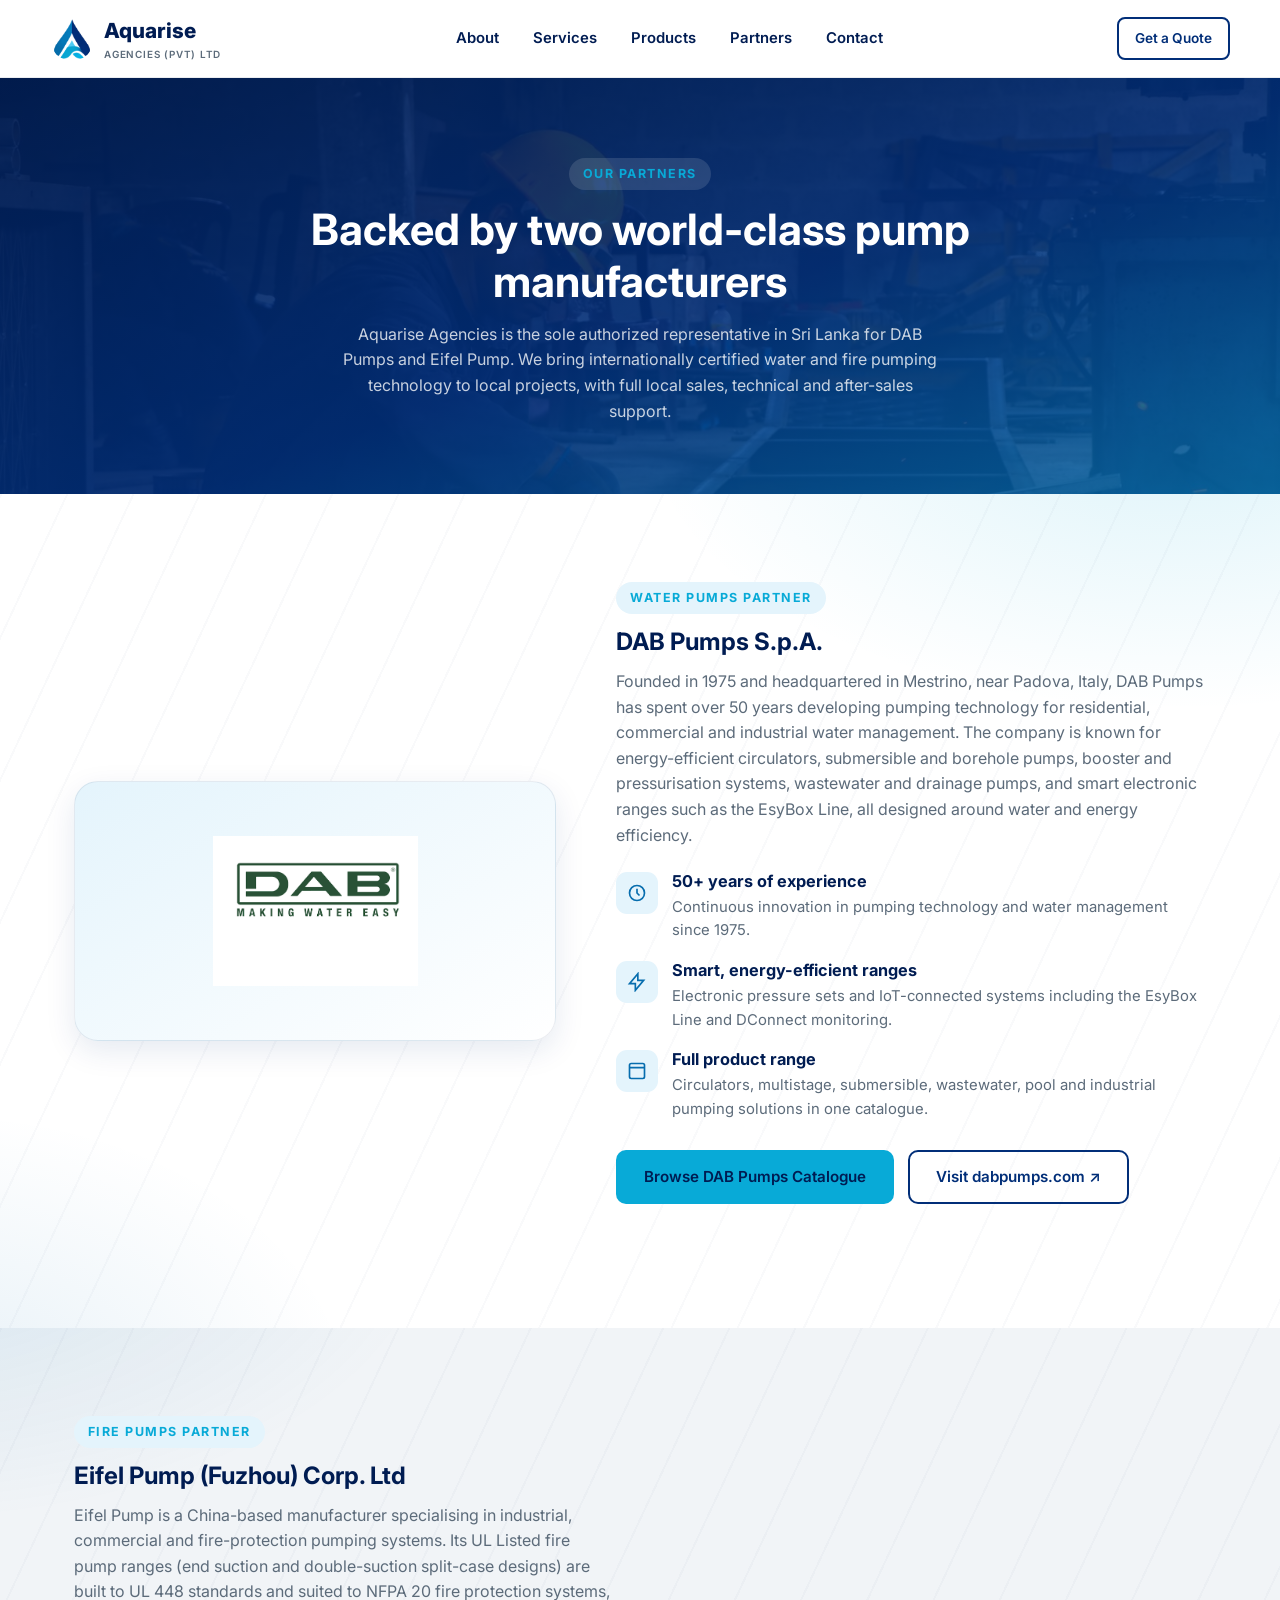
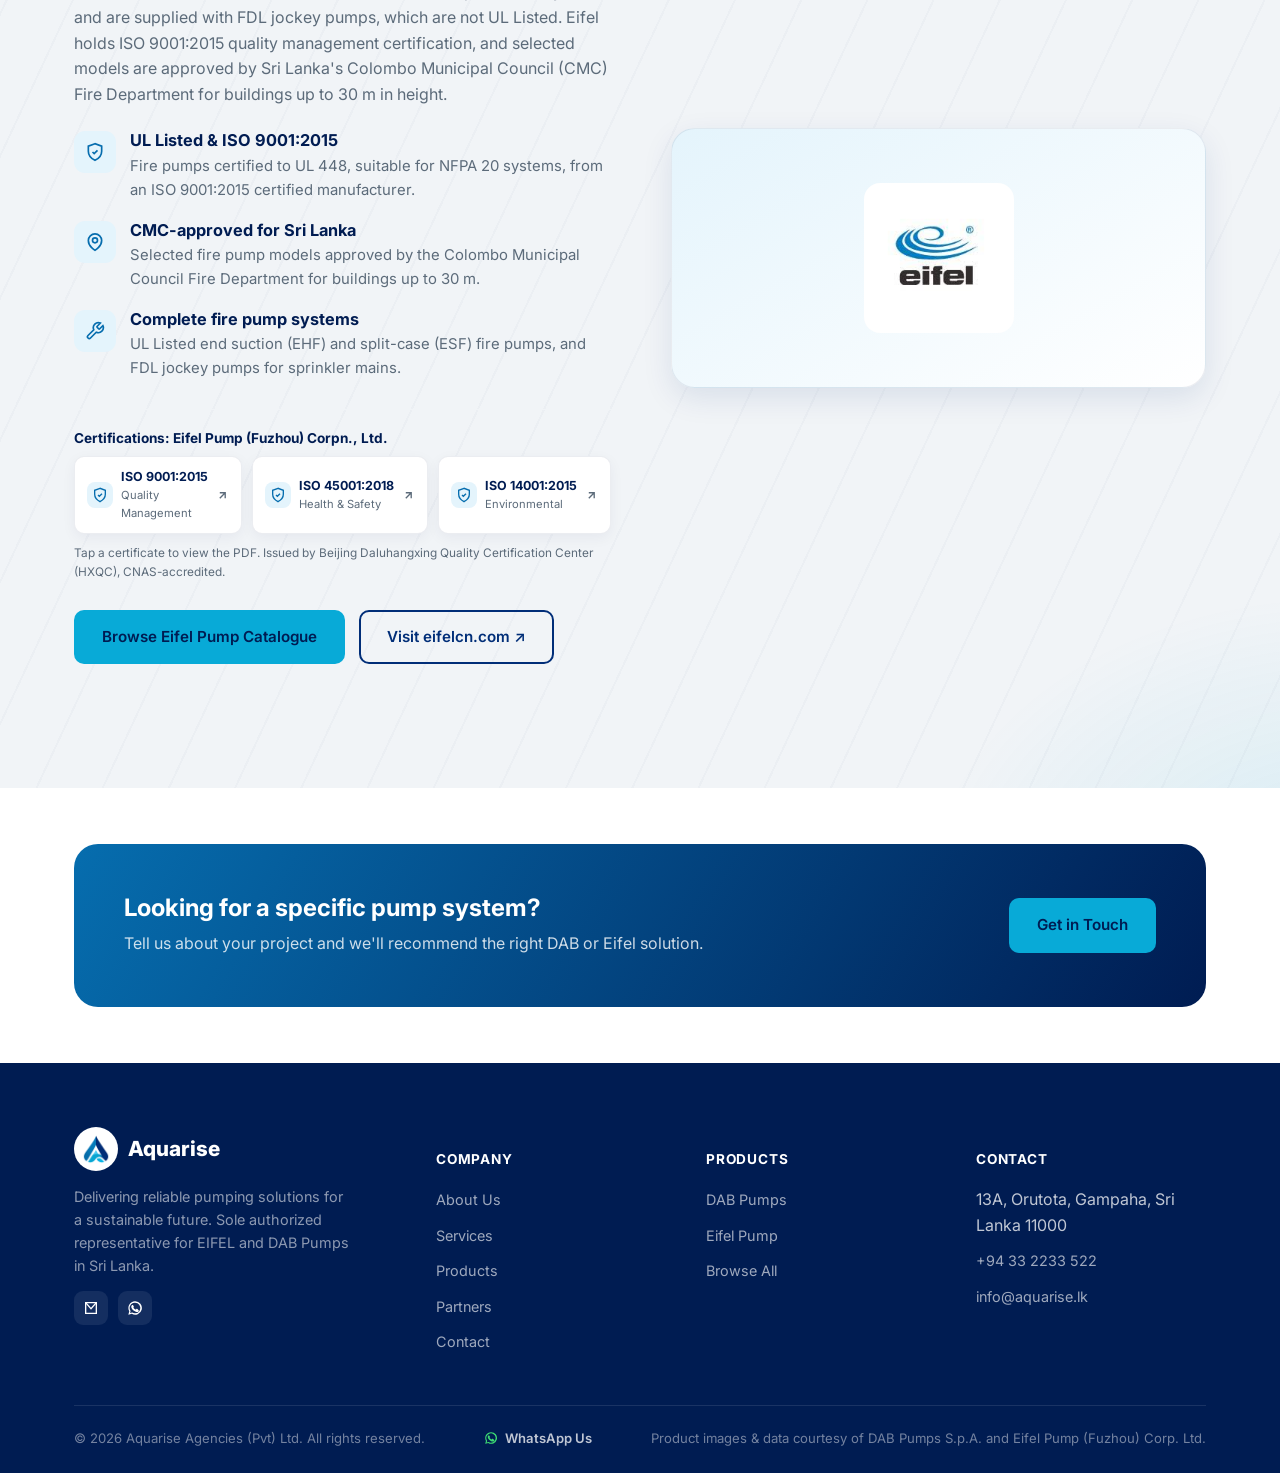
<file: partners.html>
<!DOCTYPE html>
<html lang="en">
<head>
<meta charset="UTF-8" />
<title>Our Partners: DAB Pumps (Italy) &amp; Eifel Pump | Aquarise Agencies Sri Lanka</title>
<meta name="description" content="Aquarise Agencies is the sole authorized representative for DAB Pumps S.p.A. and Eifel Pump (Fuzhou) Corp. Ltd in Sri Lanka, with local sales, technical and after-sales support." />
<meta name="viewport" content="width=device-width, initial-scale=1" />
<meta name="robots" content="index, follow" />
<meta name="theme-color" content="#001c52" />
<link rel="canonical" href="https://www.aquarise.lk/partners.html" />
<meta property="og:type" content="website" />
<meta property="og:site_name" content="Aquarise Agencies" />
<meta property="og:locale" content="en_LK" />
<meta property="og:title" content="Our Partners: DAB Pumps (Italy) &amp; Eifel Pump | Aquarise Agencies Sri Lanka" />
<meta property="og:description" content="Aquarise Agencies is the sole authorized representative for DAB Pumps S.p.A. and Eifel Pump (Fuzhou) Corp. Ltd in Sri Lanka, with local sales, technical and after-sales support." />
<meta property="og:url" content="https://www.aquarise.lk/partners.html" />
<meta property="og:image" content="https://www.aquarise.lk/assets/images/og-image.jpg" />
<meta property="og:image:width" content="1200" />
<meta property="og:image:height" content="630" />
<meta property="og:image:alt" content="Aquarise Agencies, sole agent for DAB Pumps and Eifel Pumps in Sri Lanka" />
<meta name="twitter:card" content="summary_large_image" />
<meta name="twitter:title" content="Our Partners: DAB Pumps (Italy) &amp; Eifel Pump | Aquarise Agencies Sri Lanka" />
<meta name="twitter:description" content="Aquarise Agencies is the sole authorized representative for DAB Pumps S.p.A. and Eifel Pump (Fuzhou) Corp. Ltd in Sri Lanka, with local sales, technical and after-sales support." />
<meta name="twitter:image" content="https://www.aquarise.lk/assets/images/og-image.jpg" />
<link rel="icon" href="/favicon.ico" sizes="48x48" />
<link rel="icon" type="image/png" sizes="192x192" href="/favicon-192.png" />
<link rel="icon" type="image/png" sizes="48x48" href="/favicon-48.png" />
<link rel="apple-touch-icon" sizes="180x180" href="/apple-touch-icon.png" />
<link rel="preconnect" href="https://fonts.googleapis.com" />
<link rel="preconnect" href="https://fonts.gstatic.com" crossorigin />
<link href="https://fonts.googleapis.com/css2?family=Inter:wght@400;500;600;700;800&display=swap" rel="stylesheet" />
<link rel="stylesheet" href="assets/css/style.css?v=10" />
<script type="application/ld+json">
{
  "@context": "https://schema.org",
  "@type": "BreadcrumbList",
  "itemListElement": [
    { "@type": "ListItem", "position": 1, "name": "Home", "item": "https://www.aquarise.lk/" },
    { "@type": "ListItem", "position": 2, "name": "Partners", "item": "https://www.aquarise.lk/partners.html" }
  ]
}
</script>
</head><body>

<header class="site-header">
  <div class="container nav" id="mainNav">
    <a href="index.html" class="brand">
      <span class="brand-mark">
        <img src="assets/images/logo-icon.png?v=10" alt="Aquarise Agencies logo" />
      </span>
      <span>
        Aquarise
        <span class="brand-sub">Agencies (Pvt) Ltd</span>
      </span>
    </a>
    <nav class="nav-links">
      <a href="index.html#about">About</a>
      <a href="index.html#services">Services</a>
      <a href="products.html">Products</a>
      <a href="partners.html">Partners</a>
      <a href="index.html#contact">Contact</a>
    </nav>
    <div class="nav-cta">
      <a href="index.html#contact" class="btn btn-ghost btn-sm">Get a Quote</a>
      <button class="nav-toggle" id="navToggle" aria-label="Toggle menu">
        <span></span><span></span><span></span>
      </button>
    </div>
  </div>
</header>

<main>

  <!-- PARTNERS HERO -->
  <section class="products-hero">
    <div class="container">
      <span class="eyebrow">Our Partners</span>
      <h1>Backed by two world-class pump manufacturers</h1>
      <p>Aquarise Agencies is the sole authorized representative in Sri Lanka for DAB Pumps and
        Eifel Pump. We bring internationally certified water and fire pumping technology to
        local projects, with full local sales, technical and after-sales support.</p>
    </div>
  </section>

  <!-- PARTNER: DAB PUMPS -->
  <section class="partner-section partner-section-dab">
    <div class="container">
      <div class="about-grid">
        <div class="about-visual partner-logo-box">
          <img src="assets/images/dab-logo.png" alt="DAB Pumps logo" />
        </div>
        <div>
          <span class="eyebrow">Water Pumps Partner</span>
          <h2>DAB Pumps S.p.A.</h2>
          <p>Founded in 1975 and headquartered in Mestrino, near Padova, Italy, DAB Pumps has spent
            over 50 years developing pumping technology for residential, commercial and industrial
            water management. The company is known for energy-efficient circulators, submersible
            and borehole pumps, booster and pressurisation systems, wastewater and drainage pumps,
            and smart electronic ranges such as the EsyBox Line, all designed around water and
            energy efficiency.</p>
          <div class="feature-list">
            <div class="feature-item">
              <div class="feature-icon"><svg width="20" height="20" viewBox="0 0 24 24" fill="none" stroke="currentColor" stroke-width="2"><circle cx="12" cy="12" r="9"/><path d="M12 7v5l3 3"/></svg></div>
              <div><h4>50+ years of experience</h4><p>Continuous innovation in pumping technology and water management since 1975.</p></div>
            </div>
            <div class="feature-item">
              <div class="feature-icon"><svg width="20" height="20" viewBox="0 0 24 24" fill="none" stroke="currentColor" stroke-width="2"><path d="M13 2 3 14h7v8l10-12h-7z"/></svg></div>
              <div><h4>Smart, energy-efficient ranges</h4><p>Electronic pressure sets and IoT-connected systems including the EsyBox Line and DConnect monitoring.</p></div>
            </div>
            <div class="feature-item">
              <div class="feature-icon"><svg width="20" height="20" viewBox="0 0 24 24" fill="none" stroke="currentColor" stroke-width="2"><path d="M21 8V5a2 2 0 0 0-2-2H5a2 2 0 0 0-2 2v3M3 8h18M3 8v11a2 2 0 0 0 2 2h14a2 2 0 0 0 2-2V8"/></svg></div>
              <div><h4>Full product range</h4><p>Circulators, multistage, submersible, wastewater, pool and industrial pumping solutions in one catalogue.</p></div>
            </div>
          </div>
          <div class="detail-actions" style="margin-top:28px;">
            <a href="products.html#dab" class="btn btn-primary">Browse DAB Pumps Catalogue</a>
            <a href="https://www.dabpumps.com/en_en" target="_blank" rel="noopener" class="btn btn-ghost">
              Visit dabpumps.com &nearr;
            </a>
          </div>
        </div>
      </div>
    </div>
  </section>

  <!-- PARTNER: EIFEL PUMP -->
  <section class="services partner-section partner-section-eifel">
    <div class="container">
      <div class="about-grid">
        <div>
          <span class="eyebrow">Fire Pumps Partner</span>
          <h2>Eifel Pump (Fuzhou) Corp. Ltd</h2>
          <p>Eifel Pump is a China-based manufacturer specialising in industrial, commercial and
            fire-protection pumping systems. Its UL Listed fire pump ranges (end suction and
            double-suction split-case designs) are built to UL 448 standards and suited to NFPA 20 fire protection
            systems, and are supplied with FDL jockey pumps, which are not UL Listed. Eifel holds ISO 9001:2015 quality management certification, and selected
            models are approved by Sri Lanka's Colombo Municipal Council (CMC) Fire Department for
            buildings up to 30&nbsp;m in height.</p>
          <div class="feature-list">
            <div class="feature-item">
              <div class="feature-icon"><svg width="20" height="20" viewBox="0 0 24 24" fill="none" stroke="currentColor" stroke-width="2"><path d="M12 2 4 5v6c0 5 3.4 8.7 8 11 4.6-2.3 8-6 8-11V5l-8-3z"/><path d="m9 12 2 2 4-4"/></svg></div>
              <div><h4>UL Listed &amp; ISO 9001:2015</h4><p>Fire pumps certified to UL 448, suitable for NFPA 20 systems, from an ISO 9001:2015 certified manufacturer.</p></div>
            </div>
            <div class="feature-item">
              <div class="feature-icon"><svg width="20" height="20" viewBox="0 0 24 24" fill="none" stroke="currentColor" stroke-width="2"><path d="M12 22s8-4.5 8-11.8A8 8 0 0 0 4 10.2C4 17.5 12 22 12 22z"/><circle cx="12" cy="10" r="3"/></svg></div>
              <div><h4>CMC-approved for Sri Lanka</h4><p>Selected fire pump models approved by the Colombo Municipal Council Fire Department for buildings up to 30 m.</p></div>
            </div>
            <div class="feature-item">
              <div class="feature-icon"><svg width="20" height="20" viewBox="0 0 24 24" fill="none" stroke="currentColor" stroke-width="2"><path d="M14.7 6.3a1 1 0 0 0 0 1.4l1.6 1.6a1 1 0 0 0 1.4 0l3.77-3.77a6 6 0 0 1-7.94 7.94l-6.91 6.91a2.12 2.12 0 0 1-3-3l6.91-6.91a6 6 0 0 1 7.94-7.94l-3.76 3.76z"/></svg></div>
              <div><h4>Complete fire pump systems</h4><p>UL Listed end suction (EHF) and split-case (ESF) fire pumps, and FDL jockey pumps for sprinkler mains.</p></div>
            </div>
          </div>

          <div class="cert-block">
            <h4 class="cert-block-title">Certifications: Eifel Pump (Fuzhou) Corpn., Ltd.</h4>
            <div class="cert-cards">
              <a class="cert-card" href="assets/certs/iso-9001-2015.pdf" target="_blank" rel="noopener">
                <span class="cert-icon"><svg width="16" height="16" viewBox="0 0 24 24" fill="none" stroke="currentColor" stroke-width="2"><path d="M12 2 4 5v6c0 5 3.4 8.7 8 11 4.6-2.3 8-6 8-11V5l-8-3z"/><path d="m9 12 2 2 4-4"/></svg></span>
                <span class="cert-text"><strong>ISO 9001:2015</strong><span>Quality Management</span></span>
                <svg width="13" height="13" viewBox="0 0 24 24" fill="none" stroke="currentColor" stroke-width="2.5" class="cert-go"><path d="M7 17L17 7M7 7h10v10"/></svg>
              </a>
              <a class="cert-card" href="assets/certs/iso-45001-2018.pdf" target="_blank" rel="noopener">
                <span class="cert-icon"><svg width="16" height="16" viewBox="0 0 24 24" fill="none" stroke="currentColor" stroke-width="2"><path d="M12 2 4 5v6c0 5 3.4 8.7 8 11 4.6-2.3 8-6 8-11V5l-8-3z"/><path d="m9 12 2 2 4-4"/></svg></span>
                <span class="cert-text"><strong>ISO 45001:2018</strong><span>Health &amp; Safety</span></span>
                <svg width="13" height="13" viewBox="0 0 24 24" fill="none" stroke="currentColor" stroke-width="2.5" class="cert-go"><path d="M7 17L17 7M7 7h10v10"/></svg>
              </a>
              <a class="cert-card" href="assets/certs/iso-14001-2015.pdf" target="_blank" rel="noopener">
                <span class="cert-icon"><svg width="16" height="16" viewBox="0 0 24 24" fill="none" stroke="currentColor" stroke-width="2"><path d="M12 2 4 5v6c0 5 3.4 8.7 8 11 4.6-2.3 8-6 8-11V5l-8-3z"/><path d="m9 12 2 2 4-4"/></svg></span>
                <span class="cert-text"><strong>ISO 14001:2015</strong><span>Environmental</span></span>
                <svg width="13" height="13" viewBox="0 0 24 24" fill="none" stroke="currentColor" stroke-width="2.5" class="cert-go"><path d="M7 17L17 7M7 7h10v10"/></svg>
              </a>
            </div>
            <p class="cert-issuer">Tap a certificate to view the PDF. Issued by Beijing Daluhangxing Quality Certification Center (HXQC), CNAS-accredited.</p>
          </div>

          <div class="detail-actions" style="margin-top:28px;">
            <a href="products.html#eifel" class="btn btn-primary">Browse Eifel Pump Catalogue</a>
            <a href="https://www.eifelcn.com/" target="_blank" rel="noopener" class="btn btn-ghost">
              Visit eifelcn.com &nearr;
            </a>
          </div>
        </div>
        <div class="about-visual partner-logo-box">
          <img src="assets/images/eifel-logo.jpg" alt="Eifel Pump logo" style="border-radius:16px;" />
        </div>
      </div>
    </div>
  </section>

  <!-- CTA -->
  <section class="section-tight">
    <div class="container">
      <div class="cta-band">
        <div>
          <h3>Looking for a specific pump system?</h3>
          <p>Tell us about your project and we'll recommend the right DAB or Eifel solution.</p>
        </div>
        <a href="index.html#contact" class="btn btn-primary">Get in Touch</a>
      </div>
    </div>
  </section>

</main>

<footer class="site-footer">
  <div class="container">
    <div class="footer-grid">
      <div class="footer-brand">
        <a href="index.html" class="brand">
          <span class="brand-mark"><img src="assets/images/logo-icon.png?v=10" alt="Aquarise Agencies logo" /></span>
          <span>Aquarise</span>
        </a>
        <p>Delivering reliable pumping solutions for a sustainable future. Sole authorized
          representative for EIFEL and DAB Pumps in Sri Lanka.</p>
        <div class="social-row">
          <a href="mailto:info@aquarise.lk" aria-label="Email"><svg width="16" height="16" viewBox="0 0 24 24" fill="none" stroke="currentColor" stroke-width="2"><path d="M4 4h16v16H4z"/><path d="m4 4 8 9 8-9"/></svg></a>
          <a href="https://wa.me/94764276959?text=Hi%20Aquarise%2C%20I'd%20like%20to%20know%20more%20about%20your%20pumping%20solutions.%20(via%20aquarise.lk)" target="_blank" rel="noopener" aria-label="Chat with us on WhatsApp"><svg width="16" height="16" viewBox="0 0 24 24" fill="currentColor"><path d="M12 2a10 10 0 0 0-8.6 15L2 22l5.2-1.4A10 10 0 1 0 12 2zm0 18a8 8 0 0 1-4.1-1.1l-.3-.2-3 .8.8-2.9-.2-.3A8 8 0 1 1 12 20zm4.4-5.9c-.2-.1-1.5-.7-1.7-.8-.2-.1-.4-.1-.6.1-.2.2-.7.8-.8.9-.2.2-.3.2-.5.1a6.5 6.5 0 0 1-3.2-2.8c-.2-.4.2-.4.6-1.2.1-.2 0-.3 0-.5L9.2 8c-.2-.4-.4-.4-.6-.4h-.5c-.2 0-.5.1-.7.3-.2.2-1 1-1 2.3s1 2.7 1.1 2.9c.1.2 2 3.1 4.9 4.3.7.3 1.2.5 1.6.6.7.2 1.3.2 1.8.1.5-.1 1.5-.6 1.7-1.2.2-.6.2-1.1.2-1.2-.1-.1-.3-.2-.5-.3z"/></svg></a>
        </div>
      </div>
      <div class="footer-col">
        <h5>Company</h5>
        <ul>
          <li><a href="index.html#about">About Us</a></li>
          <li><a href="index.html#services">Services</a></li>
          <li><a href="products.html">Products</a></li>
          <li><a href="partners.html">Partners</a></li>
          <li><a href="index.html#contact">Contact</a></li>
        </ul>
      </div>
      <div class="footer-col">
        <h5>Products</h5>
        <ul>
          <li><a href="products.html#dab">DAB Pumps</a></li>
          <li><a href="products.html#eifel">Eifel Pump</a></li>
          <li><a href="products.html#all">Browse All</a></li>
        </ul>
      </div>
      <div class="footer-col">
        <h5>Contact</h5>
        <ul>
          <li>13A, Orutota, Gampaha, Sri Lanka 11000</li>
          <li><a href="tel:+94332233522">+94 33 2233 522</a></li>
          <li><a href="mailto:info@aquarise.lk">info@aquarise.lk</a></li>
        </ul>
      </div>
    </div>
    <div class="footer-bottom">
      <span>&copy; <span id="year"></span> Aquarise Agencies (Pvt) Ltd. All rights reserved.</span>
      <a class="footer-wa" href="https://wa.me/94764276959?text=Hi%20Aquarise%2C%20I'd%20like%20to%20know%20more%20about%20your%20pumping%20solutions.%20(via%20aquarise.lk)" target="_blank" rel="noopener">
        <svg width="14" height="14" viewBox="0 0 24 24" fill="currentColor"><path d="M12 2a10 10 0 0 0-8.6 15L2 22l5.2-1.4A10 10 0 1 0 12 2zm0 18a8 8 0 0 1-4.1-1.1l-.3-.2-3 .8.8-2.9-.2-.3A8 8 0 1 1 12 20zm4.4-5.9c-.2-.1-1.5-.7-1.7-.8-.2-.1-.4-.1-.6.1-.2.2-.7.8-.8.9-.2.2-.3.2-.5.1a6.5 6.5 0 0 1-3.2-2.8c-.2-.4.2-.4.6-1.2.1-.2 0-.3 0-.5L9.2 8c-.2-.4-.4-.4-.6-.4h-.5c-.2 0-.5.1-.7.3-.2.2-1 1-1 2.3s1 2.7 1.1 2.9c.1.2 2 3.1 4.9 4.3.7.3 1.2.5 1.6.6.7.2 1.3.2 1.8.1.5-.1 1.5-.6 1.7-1.2.2-.6.2-1.1.2-1.2-.1-.1-.3-.2-.5-.3z"/></svg>
        WhatsApp Us
      </a>
      <span>Product images &amp; data courtesy of DAB Pumps S.p.A. and Eifel Pump (Fuzhou) Corp. Ltd.</span>
    </div>
  </div>
</footer>

<script src="assets/js/products.js?v=10"></script>
<script src="assets/js/main.js?v=10"></script>
</body>
</html>
</file>
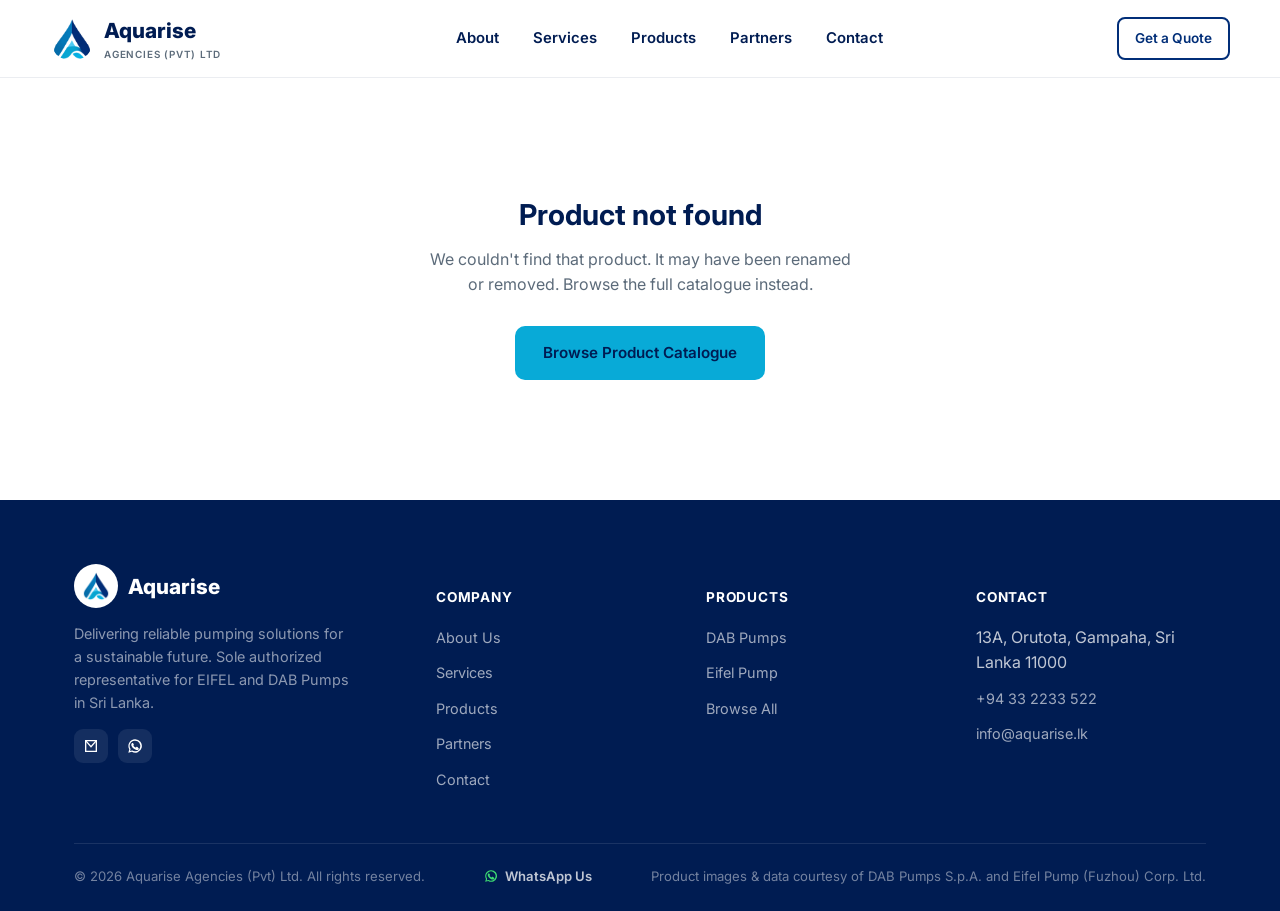
<file: product.html>
<!DOCTYPE html>
<html lang="en">
<head>
<meta charset="UTF-8" />
<title>Product | Aquarise Agencies Sri Lanka</title>
<meta name="description" content="Product details from the DAB Pumps and Eifel Pump ranges supplied by Aquarise Agencies in Sri Lanka." />
<meta name="viewport" content="width=device-width, initial-scale=1" />
<meta name="robots" content="index, follow" />
<meta name="theme-color" content="#001c52" />
<link rel="canonical" href="https://www.aquarise.lk/product.html" />
<meta property="og:type" content="website" />
<meta property="og:site_name" content="Aquarise Agencies" />
<meta property="og:locale" content="en_LK" />
<meta property="og:title" content="Product | Aquarise Agencies Sri Lanka" />
<meta property="og:description" content="Product details from the DAB Pumps and Eifel Pump ranges supplied by Aquarise Agencies in Sri Lanka." />
<meta property="og:url" content="https://www.aquarise.lk/product.html" />
<meta property="og:image" content="https://www.aquarise.lk/assets/images/og-image.jpg" />
<meta property="og:image:width" content="1200" />
<meta property="og:image:height" content="630" />
<meta property="og:image:alt" content="Aquarise Agencies, sole agent for DAB Pumps and Eifel Pumps in Sri Lanka" />
<meta name="twitter:card" content="summary_large_image" />
<meta name="twitter:title" content="Product | Aquarise Agencies Sri Lanka" />
<meta name="twitter:description" content="Product details from the DAB Pumps and Eifel Pump ranges supplied by Aquarise Agencies in Sri Lanka." />
<meta name="twitter:image" content="https://www.aquarise.lk/assets/images/og-image.jpg" />
<link rel="icon" href="/favicon.ico" sizes="48x48" />
<link rel="icon" type="image/png" sizes="192x192" href="/favicon-192.png" />
<link rel="icon" type="image/png" sizes="48x48" href="/favicon-48.png" />
<link rel="apple-touch-icon" sizes="180x180" href="/apple-touch-icon.png" />
<link rel="preconnect" href="https://fonts.googleapis.com" />
<link rel="preconnect" href="https://fonts.gstatic.com" crossorigin />
<link href="https://fonts.googleapis.com/css2?family=Inter:wght@400;500;600;700;800&display=swap" rel="stylesheet" />
<link rel="stylesheet" href="assets/css/style.css?v=10" />
</head>
<body>

<header class="site-header">
  <div class="container nav" id="mainNav">
    <a href="index.html" class="brand">
      <span class="brand-mark">
        <img src="assets/images/logo-icon.png?v=10" alt="Aquarise Agencies logo" />
      </span>
      <span>
        Aquarise
        <span class="brand-sub">Agencies (Pvt) Ltd</span>
      </span>
    </a>
    <nav class="nav-links">
      <a href="index.html#about">About</a>
      <a href="index.html#services">Services</a>
      <a href="products.html">Products</a>
      <a href="partners.html">Partners</a>
      <a href="index.html#contact">Contact</a>
    </nav>
    <div class="nav-cta">
      <a href="index.html#contact" class="btn btn-ghost btn-sm">Get a Quote</a>
      <button class="nav-toggle" id="navToggle" aria-label="Toggle menu">
        <span></span><span></span><span></span>
      </button>
    </div>
  </div>
</header>

<main id="productDetail">

  <!-- NOT FOUND STATE -->
  <div class="container detail-notfound" id="detailNotFound" hidden>
    <h1>Product not found</h1>
    <p>We couldn't find that product. It may have been renamed or removed. Browse the full catalogue instead.</p>
    <a href="products.html" class="btn btn-primary">Browse Product Catalogue</a>
  </div>

  <!-- FOUND STATE -->
  <div id="detailFound" hidden>
    <section class="detail-hero">
      <div class="container">
        <nav class="detail-breadcrumb" id="detailBreadcrumb"></nav>

        <div class="detail-grid">
          <div class="detail-media" id="detailMedia"></div>

          <div class="detail-info">
            <div class="detail-chips">
              <span class="cat-chip" id="detailCatChip"></span>
              <span id="detailUlBadge"></span>
            </div>
            <h1 id="detailName"></h1>
            <div class="detail-supplier-line">
              <span class="dot"></span>
              <span>Supplied by <span id="detailSupplier"></span></span>
            </div>
            <p class="detail-desc" id="detailDesc"></p>

            <div class="detail-actions">
              <a href="#" id="detailWhatsappLink" target="_blank" rel="noopener" class="btn btn-whatsapp">
                <svg width="17" height="17" viewBox="0 0 24 24" fill="currentColor"><path d="M12 2a10 10 0 0 0-8.6 15L2 22l5.2-1.4A10 10 0 1 0 12 2zm0 18a8 8 0 0 1-4.1-1.1l-.3-.2-3 .8.8-2.9-.2-.3A8 8 0 1 1 12 20zm4.4-5.9c-.2-.1-1.5-.7-1.7-.8-.2-.1-.4-.1-.6.1-.2.2-.7.8-.8.9-.2.2-.3.2-.5.1a6.5 6.5 0 0 1-3.2-2.8c-.2-.4.2-.4.6-1.2.1-.2 0-.3 0-.5L9.2 8c-.2-.4-.4-.4-.6-.4h-.5c-.2 0-.5.1-.7.3-.2.2-1 1-1 2.3s1 2.7 1.1 2.9c.1.2 2 3.1 4.9 4.3.7.3 1.2.5 1.6.6.7.2 1.3.2 1.8.1.5-.1 1.5-.6 1.7-1.2.2-.6.2-1.1.2-1.2-.1-.1-.3-.2-.5-.3z"/></svg>
                Contact Us on WhatsApp
              </a>
              <a href="index.html#contact" class="btn btn-ghost">Enquire via Form</a>
              <a href="#" id="detailOfficialLink" target="_blank" rel="noopener" class="btn btn-ghost">
                Official Product Page &nearr;
              </a>
            </div>

            <div class="detail-meta">
              Need help choosing the right model or size? Aquarise Agencies can advise on selection,
              availability and pricing for the Sri Lankan market.
              <a href="index.html#contact">Get in touch</a> or call
              <a href="tel:+94332233522">+94 33 2233 522</a>.
            </div>
          </div>
        </div>
      </div>
    </section>

    <!-- ESYBOX LINE FEATURE BADGES -->
    <section class="section-tight" id="esyboxFeaturesSection" hidden>
      <div class="container">
        <div class="feature-badges" id="esyboxFeatureBadges"></div>
      </div>
    </section>

    <!-- SUB-PRODUCTS (e.g. EsyBox Line models) -->
    <section class="subproducts-section" id="subproductsSection" hidden>
      <div class="container">
        <div class="section-head">
          <span class="eyebrow">Available Models</span>
          <h2>Choose the right model for your application</h2>
        </div>
        <div class="product-grid" id="subproductsGrid"></div>
      </div>
    </section>
  </div>

</main>

<footer class="site-footer">
  <div class="container">
    <div class="footer-grid">
      <div class="footer-brand">
        <a href="index.html" class="brand">
          <span class="brand-mark"><img src="assets/images/logo-icon.png?v=10" alt="Aquarise Agencies logo" /></span>
          <span>Aquarise</span>
        </a>
        <p>Delivering reliable pumping solutions for a sustainable future. Sole authorized
          representative for EIFEL and DAB Pumps in Sri Lanka.</p>
        <div class="social-row">
          <a href="mailto:info@aquarise.lk" aria-label="Email"><svg width="16" height="16" viewBox="0 0 24 24" fill="none" stroke="currentColor" stroke-width="2"><path d="M4 4h16v16H4z"/><path d="m4 4 8 9 8-9"/></svg></a>
          <a href="https://wa.me/94764276959?text=Hi%20Aquarise%2C%20I'd%20like%20to%20know%20more%20about%20your%20pumping%20solutions.%20(via%20aquarise.lk)" target="_blank" rel="noopener" aria-label="Chat with us on WhatsApp"><svg width="16" height="16" viewBox="0 0 24 24" fill="currentColor"><path d="M12 2a10 10 0 0 0-8.6 15L2 22l5.2-1.4A10 10 0 1 0 12 2zm0 18a8 8 0 0 1-4.1-1.1l-.3-.2-3 .8.8-2.9-.2-.3A8 8 0 1 1 12 20zm4.4-5.9c-.2-.1-1.5-.7-1.7-.8-.2-.1-.4-.1-.6.1-.2.2-.7.8-.8.9-.2.2-.3.2-.5.1a6.5 6.5 0 0 1-3.2-2.8c-.2-.4.2-.4.6-1.2.1-.2 0-.3 0-.5L9.2 8c-.2-.4-.4-.4-.6-.4h-.5c-.2 0-.5.1-.7.3-.2.2-1 1-1 2.3s1 2.7 1.1 2.9c.1.2 2 3.1 4.9 4.3.7.3 1.2.5 1.6.6.7.2 1.3.2 1.8.1.5-.1 1.5-.6 1.7-1.2.2-.6.2-1.1.2-1.2-.1-.1-.3-.2-.5-.3z"/></svg></a>
        </div>
      </div>
      <div class="footer-col">
        <h5>Company</h5>
        <ul>
          <li><a href="index.html#about">About Us</a></li>
          <li><a href="index.html#services">Services</a></li>
          <li><a href="products.html">Products</a></li>
          <li><a href="partners.html">Partners</a></li>
          <li><a href="index.html#contact">Contact</a></li>
        </ul>
      </div>
      <div class="footer-col">
        <h5>Products</h5>
        <ul>
          <li><a href="products.html#dab">DAB Pumps</a></li>
          <li><a href="products.html#eifel">Eifel Pump</a></li>
          <li><a href="products.html#all">Browse All</a></li>
        </ul>
      </div>
      <div class="footer-col">
        <h5>Contact</h5>
        <ul>
          <li>13A, Orutota, Gampaha, Sri Lanka 11000</li>
          <li><a href="tel:+94332233522">+94 33 2233 522</a></li>
          <li><a href="mailto:info@aquarise.lk">info@aquarise.lk</a></li>
        </ul>
      </div>
    </div>
    <div class="footer-bottom">
      <span>&copy; <span id="year"></span> Aquarise Agencies (Pvt) Ltd. All rights reserved.</span>
      <a class="footer-wa" href="https://wa.me/94764276959?text=Hi%20Aquarise%2C%20I'd%20like%20to%20know%20more%20about%20your%20pumping%20solutions.%20(via%20aquarise.lk)" target="_blank" rel="noopener">
        <svg width="14" height="14" viewBox="0 0 24 24" fill="currentColor"><path d="M12 2a10 10 0 0 0-8.6 15L2 22l5.2-1.4A10 10 0 1 0 12 2zm0 18a8 8 0 0 1-4.1-1.1l-.3-.2-3 .8.8-2.9-.2-.3A8 8 0 1 1 12 20zm4.4-5.9c-.2-.1-1.5-.7-1.7-.8-.2-.1-.4-.1-.6.1-.2.2-.7.8-.8.9-.2.2-.3.2-.5.1a6.5 6.5 0 0 1-3.2-2.8c-.2-.4.2-.4.6-1.2.1-.2 0-.3 0-.5L9.2 8c-.2-.4-.4-.4-.6-.4h-.5c-.2 0-.5.1-.7.3-.2.2-1 1-1 2.3s1 2.7 1.1 2.9c.1.2 2 3.1 4.9 4.3.7.3 1.2.5 1.6.6.7.2 1.3.2 1.8.1.5-.1 1.5-.6 1.7-1.2.2-.6.2-1.1.2-1.2-.1-.1-.3-.2-.5-.3z"/></svg>
        WhatsApp Us
      </a>
      <span>Product images &amp; data courtesy of DAB Pumps S.p.A. and Eifel Pump (Fuzhou) Corp. Ltd.</span>
    </div>
  </div>
</footer>

<script src="assets/js/products.js?v=10"></script>
<script src="assets/js/main.js?v=10"></script>
</body>
</html>
</file>
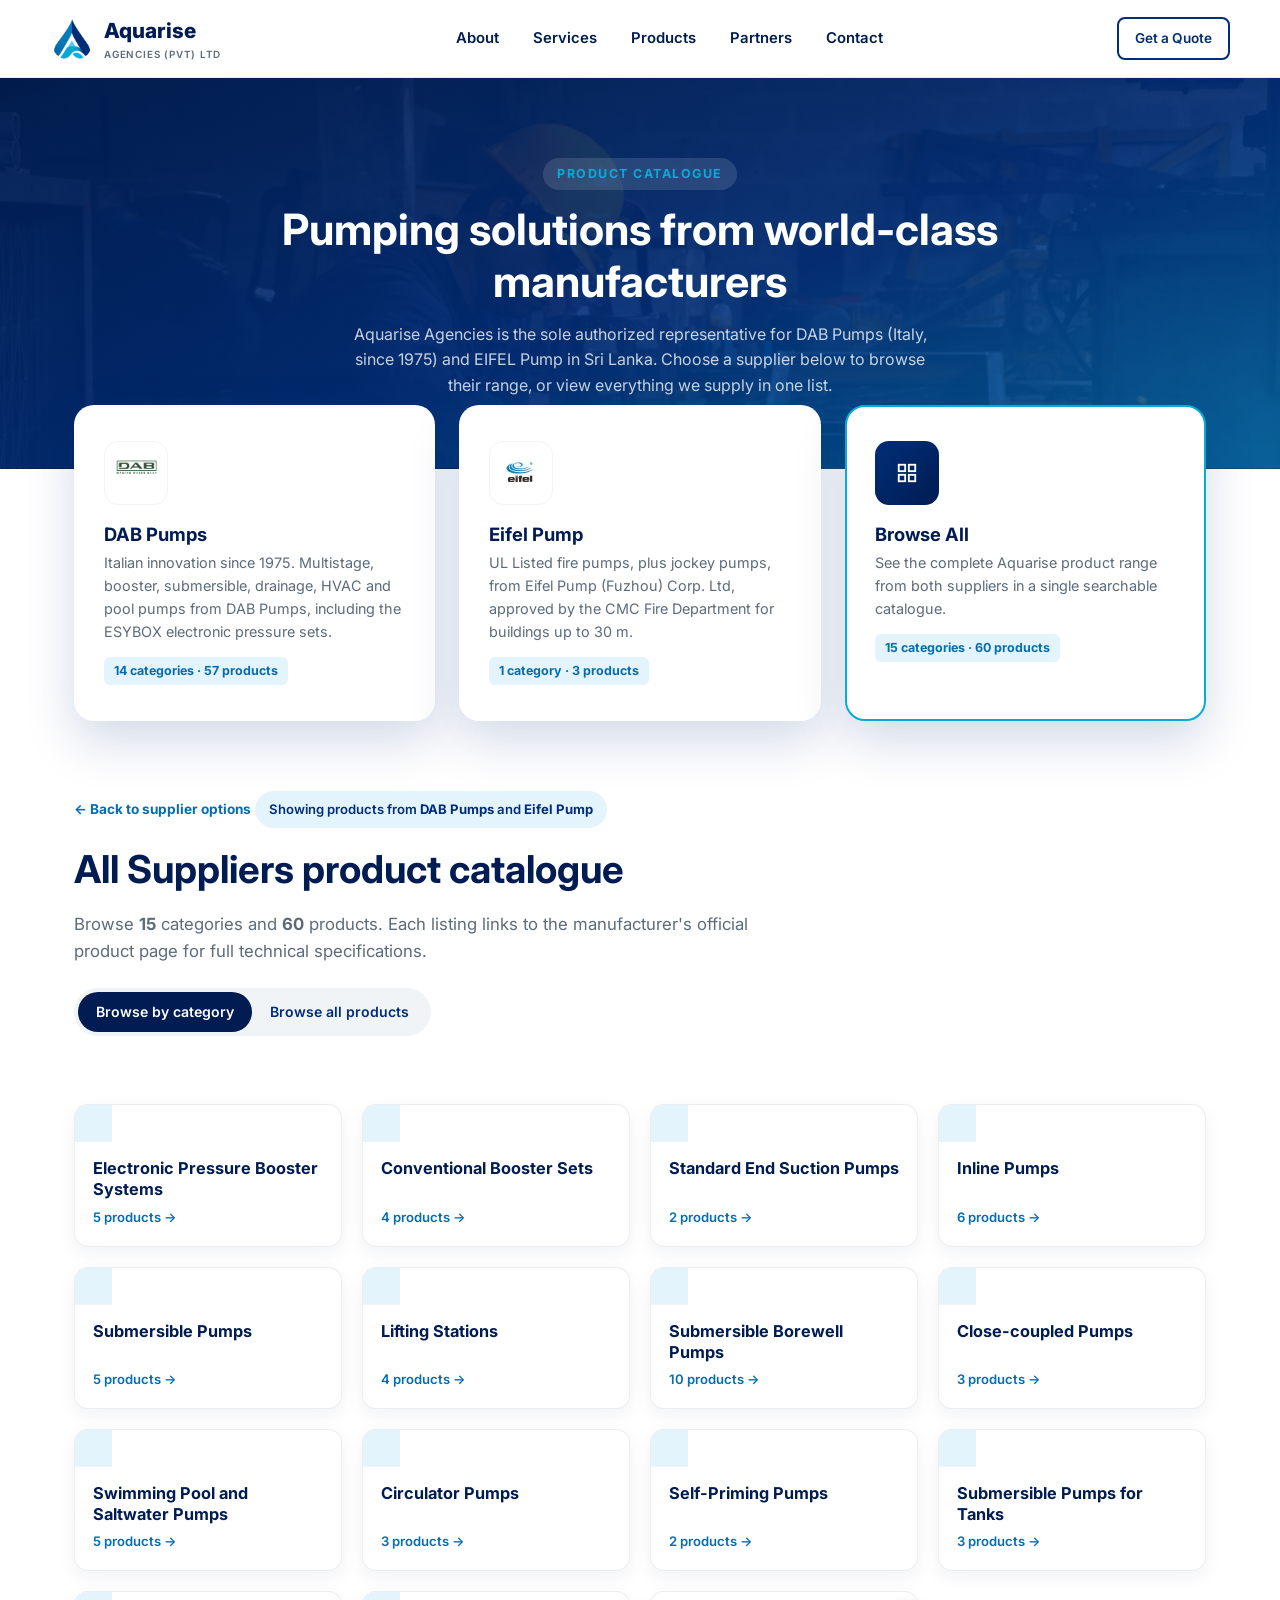
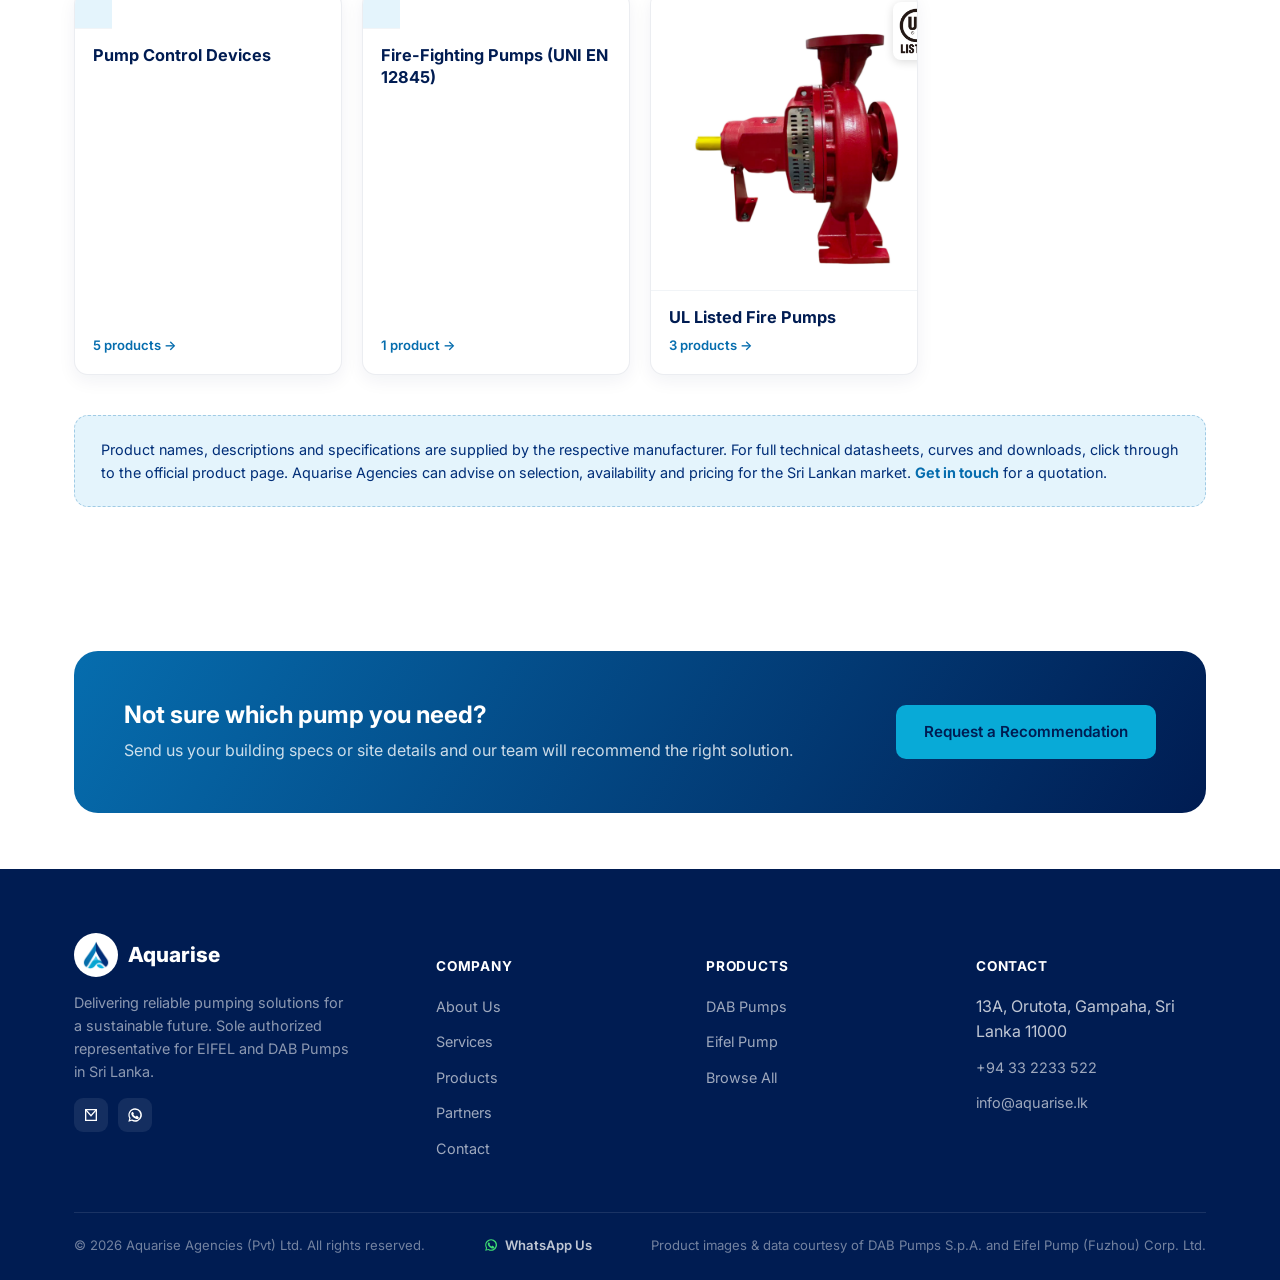
<file: products.html>
<!DOCTYPE html>
<html lang="en">
<head>
<meta charset="UTF-8" />
<title>Pump Catalogue: DAB Pumps &amp; Eifel Fire Pumps | Aquarise Agencies Sri Lanka</title>
<meta name="description" content="Browse DAB EsyBox pressure booster systems, circulators, borehole, drainage and sewage pumps, plus UL Listed Eifel fire pumps and jockey pumps, available in Sri Lanka from Aquarise Agencies." />
<meta name="viewport" content="width=device-width, initial-scale=1" />
<meta name="robots" content="index, follow" />
<meta name="theme-color" content="#001c52" />
<link rel="canonical" href="https://www.aquarise.lk/products.html" />
<meta property="og:type" content="website" />
<meta property="og:site_name" content="Aquarise Agencies" />
<meta property="og:locale" content="en_LK" />
<meta property="og:title" content="Pump Catalogue: DAB Pumps &amp; Eifel Fire Pumps | Aquarise Agencies Sri Lanka" />
<meta property="og:description" content="Browse DAB EsyBox pressure booster systems, circulators, borehole, drainage and sewage pumps, plus UL Listed Eifel fire pumps and jockey pumps, available in Sri Lanka from Aquarise Agencies." />
<meta property="og:url" content="https://www.aquarise.lk/products.html" />
<meta property="og:image" content="https://www.aquarise.lk/assets/images/og-image.jpg" />
<meta property="og:image:width" content="1200" />
<meta property="og:image:height" content="630" />
<meta property="og:image:alt" content="Aquarise Agencies, sole agent for DAB Pumps and Eifel Pumps in Sri Lanka" />
<meta name="twitter:card" content="summary_large_image" />
<meta name="twitter:title" content="Pump Catalogue: DAB Pumps &amp; Eifel Fire Pumps | Aquarise Agencies Sri Lanka" />
<meta name="twitter:description" content="Browse DAB EsyBox pressure booster systems, circulators, borehole, drainage and sewage pumps, plus UL Listed Eifel fire pumps and jockey pumps, available in Sri Lanka from Aquarise Agencies." />
<meta name="twitter:image" content="https://www.aquarise.lk/assets/images/og-image.jpg" />
<link rel="icon" href="/favicon.ico" sizes="48x48" />
<link rel="icon" type="image/png" sizes="192x192" href="/favicon-192.png" />
<link rel="icon" type="image/png" sizes="48x48" href="/favicon-48.png" />
<link rel="apple-touch-icon" sizes="180x180" href="/apple-touch-icon.png" />
<link rel="preconnect" href="https://fonts.googleapis.com" />
<link rel="preconnect" href="https://fonts.gstatic.com" crossorigin />
<link href="https://fonts.googleapis.com/css2?family=Inter:wght@400;500;600;700;800&display=swap" rel="stylesheet" />
<link rel="stylesheet" href="assets/css/style.css?v=10" />
<script type="application/ld+json">
{
  "@context": "https://schema.org",
  "@type": "BreadcrumbList",
  "itemListElement": [
    { "@type": "ListItem", "position": 1, "name": "Home", "item": "https://www.aquarise.lk/" },
    { "@type": "ListItem", "position": 2, "name": "Products", "item": "https://www.aquarise.lk/products.html" }
  ]
}
</script>
</head><body>

<header class="site-header">
  <div class="container nav" id="mainNav">
    <a href="index.html" class="brand">
      <span class="brand-mark">
        <img src="assets/images/logo-icon.png?v=10" alt="Aquarise Agencies logo" />
      </span>
      <span>
        Aquarise
        <span class="brand-sub">Agencies (Pvt) Ltd</span>
      </span>
    </a>
    <nav class="nav-links">
      <a href="index.html#about">About</a>
      <a href="index.html#services">Services</a>
      <a href="products.html">Products</a>
      <a href="partners.html">Partners</a>
      <a href="index.html#contact">Contact</a>
    </nav>
    <div class="nav-cta">
      <a href="index.html#contact" class="btn btn-ghost btn-sm">Get a Quote</a>
      <button class="nav-toggle" id="navToggle" aria-label="Toggle menu">
        <span></span><span></span><span></span>
      </button>
    </div>
  </div>
</header>

<main>

  <!-- PRODUCTS HERO + SUPPLIER OPTIONS -->
  <div class="products-hero-wrap">
    <section class="products-hero">
      <div class="container">
        <span class="eyebrow">Product Catalogue</span>
        <h1>Pumping solutions from world-class manufacturers</h1>
        <p>Aquarise Agencies is the sole authorized representative for DAB Pumps (Italy, since 1975)
          and EIFEL Pump in Sri Lanka. Choose a supplier below to browse their range, or view
          everything we supply in one list.</p>
      </div>
    </section>

    <div class="container">
      <div class="supplier-options" id="supplierOptions">
        <div class="supplier-card dab" data-view="dab">
          <div class="sup-mark"><img src="assets/images/dab-logo.png" alt="DAB Pumps logo" /></div>
          <h3>DAB Pumps</h3>
          <p>Italian innovation since 1975. Multistage, booster, submersible, drainage, HVAC and pool pumps from DAB Pumps, including the ESYBOX electronic pressure sets.</p>
          <span class="count">Products</span>
        </div>
        <div class="supplier-card eifel" data-view="eifel">
          <div class="sup-mark"><img src="assets/images/eifel-logo.jpg" alt="Eifel Pump logo" /></div>
          <h3>Eifel Pump</h3>
          <p>UL Listed fire pumps, plus jockey pumps, from Eifel Pump (Fuzhou) Corp. Ltd, approved by the CMC Fire Department for buildings up to 30&nbsp;m.</p>
          <span class="count">Products</span>
        </div>
        <div class="supplier-card all" data-view="all">
          <div class="sup-mark">
            <svg width="22" height="22" viewBox="0 0 24 24" fill="none" stroke="currentColor" stroke-width="2"><rect x="3" y="3" width="7" height="7"/><rect x="14" y="3" width="7" height="7"/><rect x="3" y="14" width="7" height="7"/><rect x="14" y="14" width="7" height="7"/></svg>
          </div>
          <h3>Browse All</h3>
          <p>See the complete Aquarise product range from both suppliers in a single searchable catalogue.</p>
          <span class="count">Products</span>
        </div>
      </div>
    </div>
  </div>

  <!-- CATALOG PANEL (shown after a supplier is selected) -->
  <section class="catalog-panel" id="catalogPanel" hidden>
    <div class="container">
      <div id="catalogPanelHead" class="catalog-panel-head"></div>

      <div class="filter-bar" id="filterBar"></div>

      <div class="product-grid" id="productGrid"></div>
      <p class="no-results" id="noResults">No products found in this category.</p>

      <div class="products-note">
        Product names, descriptions and specifications are supplied by the respective manufacturer.
        For full technical datasheets, curves and downloads, click through to the official product page.
        Aquarise Agencies can advise on selection, availability and pricing for the Sri Lankan market.
        <a href="index.html#contact">Get in touch</a> for a quotation.
      </div>
    </div>
  </section>

  <!-- CTA -->
  <section class="section-tight">
    <div class="container">
      <div class="cta-band">
        <div>
          <h3>Not sure which pump you need?</h3>
          <p>Send us your building specs or site details and our team will recommend the right solution.</p>
        </div>
        <a href="index.html#contact" class="btn btn-primary">Request a Recommendation</a>
      </div>
    </div>
  </section>

</main>

<footer class="site-footer">
  <div class="container">
    <div class="footer-grid">
      <div class="footer-brand">
        <a href="index.html" class="brand">
          <span class="brand-mark"><img src="assets/images/logo-icon.png?v=10" alt="Aquarise Agencies logo" /></span>
          <span>Aquarise</span>
        </a>
        <p>Delivering reliable pumping solutions for a sustainable future. Sole authorized
          representative for EIFEL and DAB Pumps in Sri Lanka.</p>
        <div class="social-row">
          <a href="mailto:info@aquarise.lk" aria-label="Email"><svg width="16" height="16" viewBox="0 0 24 24" fill="none" stroke="currentColor" stroke-width="2"><path d="M4 4h16v16H4z"/><path d="m4 4 8 9 8-9"/></svg></a>
          <a href="https://wa.me/94764276959?text=Hi%20Aquarise%2C%20I'd%20like%20to%20know%20more%20about%20your%20pumping%20solutions.%20(via%20aquarise.lk)" target="_blank" rel="noopener" aria-label="Chat with us on WhatsApp"><svg width="16" height="16" viewBox="0 0 24 24" fill="currentColor"><path d="M12 2a10 10 0 0 0-8.6 15L2 22l5.2-1.4A10 10 0 1 0 12 2zm0 18a8 8 0 0 1-4.1-1.1l-.3-.2-3 .8.8-2.9-.2-.3A8 8 0 1 1 12 20zm4.4-5.9c-.2-.1-1.5-.7-1.7-.8-.2-.1-.4-.1-.6.1-.2.2-.7.8-.8.9-.2.2-.3.2-.5.1a6.5 6.5 0 0 1-3.2-2.8c-.2-.4.2-.4.6-1.2.1-.2 0-.3 0-.5L9.2 8c-.2-.4-.4-.4-.6-.4h-.5c-.2 0-.5.1-.7.3-.2.2-1 1-1 2.3s1 2.7 1.1 2.9c.1.2 2 3.1 4.9 4.3.7.3 1.2.5 1.6.6.7.2 1.3.2 1.8.1.5-.1 1.5-.6 1.7-1.2.2-.6.2-1.1.2-1.2-.1-.1-.3-.2-.5-.3z"/></svg></a>
        </div>
      </div>
      <div class="footer-col">
        <h5>Company</h5>
        <ul>
          <li><a href="index.html#about">About Us</a></li>
          <li><a href="index.html#services">Services</a></li>
          <li><a href="products.html">Products</a></li>
          <li><a href="partners.html">Partners</a></li>
          <li><a href="index.html#contact">Contact</a></li>
        </ul>
      </div>
      <div class="footer-col">
        <h5>Products</h5>
        <ul>
          <li><a href="products.html#dab">DAB Pumps</a></li>
          <li><a href="products.html#eifel">Eifel Pump</a></li>
          <li><a href="products.html#all">Browse All</a></li>
        </ul>
      </div>
      <div class="footer-col">
        <h5>Contact</h5>
        <ul>
          <li>13A, Orutota, Gampaha, Sri Lanka 11000</li>
          <li><a href="tel:+94332233522">+94 33 2233 522</a></li>
          <li><a href="mailto:info@aquarise.lk">info@aquarise.lk</a></li>
        </ul>
      </div>
    </div>
    <div class="footer-bottom">
      <span>&copy; <span id="year"></span> Aquarise Agencies (Pvt) Ltd. All rights reserved.</span>
      <a class="footer-wa" href="https://wa.me/94764276959?text=Hi%20Aquarise%2C%20I'd%20like%20to%20know%20more%20about%20your%20pumping%20solutions.%20(via%20aquarise.lk)" target="_blank" rel="noopener">
        <svg width="14" height="14" viewBox="0 0 24 24" fill="currentColor"><path d="M12 2a10 10 0 0 0-8.6 15L2 22l5.2-1.4A10 10 0 1 0 12 2zm0 18a8 8 0 0 1-4.1-1.1l-.3-.2-3 .8.8-2.9-.2-.3A8 8 0 1 1 12 20zm4.4-5.9c-.2-.1-1.5-.7-1.7-.8-.2-.1-.4-.1-.6.1-.2.2-.7.8-.8.9-.2.2-.3.2-.5.1a6.5 6.5 0 0 1-3.2-2.8c-.2-.4.2-.4.6-1.2.1-.2 0-.3 0-.5L9.2 8c-.2-.4-.4-.4-.6-.4h-.5c-.2 0-.5.1-.7.3-.2.2-1 1-1 2.3s1 2.7 1.1 2.9c.1.2 2 3.1 4.9 4.3.7.3 1.2.5 1.6.6.7.2 1.3.2 1.8.1.5-.1 1.5-.6 1.7-1.2.2-.6.2-1.1.2-1.2-.1-.1-.3-.2-.5-.3z"/></svg>
        WhatsApp Us
      </a>
      <span>Product images &amp; data courtesy of DAB Pumps S.p.A. and Eifel Pump (Fuzhou) Corp. Ltd.</span>
    </div>
  </div>
</footer>

<script src="assets/js/products.js?v=10"></script>
<script src="assets/js/main.js?v=10"></script>
</body>
</html>
</file>
<file: assets/css/style.css>
/* ==========================================================================
   Aquarise Agencies — Site Stylesheet
   ========================================================================== */

:root{
  /* Palette matched to the Aquarise logo: deep navy + bright-cyan drop */
  --navy: #012e78;
  --navy-dark: #001c52;
  --blue: #066dae;
  --accent: #08aad7;
  --accent-dark: #0688ad;
  --accent-light: #e4f4fc;
  --ink: #16294a;
  --gray: #5c6b7a;
  --gray-light: #f1f4f7;
  --white: #ffffff;
  --radius: 14px;
  --shadow: 0 10px 30px rgba(1,46,120,.10);
  --shadow-lg: 0 20px 50px rgba(1,46,120,.18);
  --maxw: 1180px;
  --font: 'Inter', -apple-system, BlinkMacSystemFont, "Segoe UI", Roboto, Helvetica, Arial, sans-serif;
}

*,*::before,*::after{box-sizing:border-box;}
html{scroll-behavior:smooth;}
body{
  margin:0;
  font-family:var(--font);
  color:var(--ink);
  background:var(--white);
  line-height:1.6;
  -webkit-font-smoothing:antialiased;
}
img{max-width:100%;display:block;}
a{color:inherit;text-decoration:none;}
ul{list-style:none;margin:0;padding:0;}
h1,h2,h3,h4{margin:0 0 .5em;line-height:1.2;font-weight:700;color:var(--navy-dark);}
p{margin:0 0 1em;color:var(--gray);}
.container{max-width:var(--maxw);margin:0 auto;padding:0 24px;}
section{padding:88px 0;}
.section-tight{padding:56px 0;}

.eyebrow{
  display:inline-block;
  font-size:.78rem;
  font-weight:700;
  letter-spacing:.12em;
  text-transform:uppercase;
  color:var(--accent);
  background:var(--accent-light);
  padding:6px 14px;
  border-radius:999px;
  margin-bottom:14px;
}
.section-head{max-width:660px;margin:0 auto 48px;text-align:center;}
.section-head h2{font-size:clamp(1.7rem,3vw,2.4rem);}
.section-head p{font-size:1.05rem;}

/* Buttons */
.btn{
  display:inline-flex;align-items:center;justify-content:center;gap:8px;
  padding:13px 26px;border-radius:10px;font-weight:600;font-size:.95rem;
  cursor:pointer;border:2px solid transparent;transition:.2s ease;white-space:nowrap;
}
.btn-primary{background:var(--accent);color:var(--navy-dark);}
.btn-primary:hover{background:var(--accent-dark);transform:translateY(-2px);box-shadow:var(--shadow);}
.btn-outline{border-color:rgba(255,255,255,.55);color:var(--white);}
.btn-outline:hover{background:rgba(255,255,255,.12);}
.btn-ghost{border-color:var(--navy);color:var(--navy);}
.btn-ghost:hover{background:var(--navy);color:var(--white);}
.btn-sm{padding:9px 16px;font-size:.85rem;border-radius:8px;}
.btn-whatsapp{background:var(--navy-dark);color:#fff;}
.btn-whatsapp:hover{background:var(--blue);transform:translateY(-2px);box-shadow:var(--shadow);}
.btn-whatsapp svg{color:#3ddc73;}

/* ---------------- Header ---------------- */
.site-header{
  position:sticky;top:0;z-index:100;
  background:rgba(255,255,255,.92);
  backdrop-filter:blur(10px);
  border-bottom:1px solid rgba(0,28,82,.08);
}
.nav{display:flex;align-items:center;justify-content:space-between;padding:14px 0;}
.brand{display:flex;align-items:center;gap:10px;font-weight:800;font-size:1.3rem;color:var(--navy-dark);}
.brand-mark{
  width:44px;height:44px;flex-shrink:0;border-radius:50%;overflow:hidden;
  display:flex;align-items:center;justify-content:center;
}
.brand-mark img{width:100%;height:100%;object-fit:contain;}
.footer-brand .brand-mark{
  background:#fff;padding:7px;
}
.brand-sub{display:block;font-size:.62rem;font-weight:600;letter-spacing:.08em;color:var(--gray);text-transform:uppercase;}
.nav-links{display:flex;align-items:center;gap:34px;}
.nav-links a{font-weight:600;font-size:.93rem;color:var(--navy-dark);position:relative;}
.nav-links a::after{
  content:"";position:absolute;left:0;bottom:-6px;width:0;height:2px;background:var(--accent);transition:.25s;
}
.nav-links a:hover::after{width:100%;}
.nav-cta{display:flex;align-items:center;gap:14px;}
.nav-toggle{display:none;background:none;border:none;cursor:pointer;padding:6px;}
.nav-toggle span{display:block;width:24px;height:2px;background:var(--navy-dark);margin:5px 0;transition:.25s;}

/* ---------------- Hero ---------------- */
.hero{
  position:relative;overflow:hidden;
  background:
    radial-gradient(1200px 600px at 85% -10%, rgba(8,170,215,.35), transparent 60%),
    linear-gradient(160deg, rgba(0,28,82,.93) 0%, rgba(1,46,120,.90) 55%, rgba(6,109,174,.85) 100%),
    url('../images/hero-workshop.jpg');
  background-size:cover, cover, cover;
  background-position:center, center, center 38%;
  background-repeat:no-repeat;
  color:#fff;padding:120px 0 100px;
}
.hero::before{
  content:"";position:absolute;inset:0;
  background:
    repeating-linear-gradient(115deg, rgba(255,255,255,.035) 0 2px, transparent 2px 60px);
  pointer-events:none;
}
.hero-grid{display:grid;grid-template-columns:1.1fr .9fr;gap:50px;align-items:center;position:relative;}
.hero-badge{
  display:inline-flex;align-items:center;gap:8px;background:rgba(255,255,255,.1);
  border:1px solid rgba(255,255,255,.2);padding:8px 16px;border-radius:999px;
  font-size:.82rem;font-weight:600;margin-bottom:22px;
}
.hero h1{font-size:clamp(2.1rem,4.2vw,3.3rem);color:#fff;margin-bottom:20px;}
.hero h1 span{color:var(--accent);}
.hero p.lead{font-size:1.12rem;color:rgba(255,255,255,.82);max-width:520px;margin-bottom:32px;}
.hero-actions{display:flex;gap:16px;flex-wrap:wrap;margin-bottom:44px;}
.hero-stats{display:flex;gap:36px;flex-wrap:wrap;}
.hero-stats div strong{display:block;font-size:1.7rem;color:#fff;}
.hero-stats div span{font-size:.82rem;color:rgba(255,255,255,.65);}

.hero-visual{position:relative;}
.hero-card{
  background:rgba(255,255,255,.08);border:1px solid rgba(255,255,255,.18);
  border-radius:20px;padding:28px;backdrop-filter:blur(6px);
  box-shadow:var(--shadow-lg);
}
.hero-card h4{color:#fff;font-size:1rem;margin-bottom:16px;display:flex;align-items:center;gap:10px;}
.hero-mini-list li{
  display:flex;align-items:center;gap:12px;padding:11px 0;border-top:1px solid rgba(255,255,255,.12);
  color:rgba(255,255,255,.88);font-size:.92rem;
}
.hero-mini-list li:first-child{border-top:none;}
.dot{width:8px;height:8px;border-radius:50%;background:var(--accent);flex-shrink:0;}

/* ---------------- Brand strip ---------------- */
.brand-strip{background:var(--navy-dark);padding:26px 0;}
.brand-strip .container{display:flex;align-items:center;justify-content:center;gap:14px;flex-wrap:wrap;text-align:center;}
.brand-strip span{color:rgba(255,255,255,.55);font-size:.85rem;letter-spacing:.04em;}
.brand-strip strong{color:#fff;font-size:.95rem;}

/* ---------------- About ---------------- */
.about-grid{display:grid;grid-template-columns:.9fr 1.1fr;gap:60px;align-items:center;}
.about-visual{
  background:linear-gradient(150deg,var(--accent-light),#fff);
  border-radius:24px;padding:32px;border:1px solid rgba(0,28,82,.08);box-shadow:var(--shadow);
}
.about-visual-grid{display:grid;grid-template-columns:1fr 1fr;gap:16px;}
.partner-logo-box{
  display:flex;align-items:center;justify-content:center;min-height:260px;padding:40px;
}
.partner-logo-box img{max-width:100%;max-height:150px;width:auto;height:auto;object-fit:contain;}
.about-tile{
  background:#fff;border-radius:14px;padding:20px;box-shadow:0 6px 18px rgba(0,28,82,.08);
}
.about-tile .num{font-size:1.8rem;font-weight:800;color:var(--blue);}
.about-tile .lbl{font-size:.82rem;color:var(--gray);font-weight:600;}
.feature-list{display:grid;gap:18px;margin-top:24px;}

.cert-block{margin-top:28px;padding-top:20px;border-top:1px solid var(--gray-light);}
.cert-block-title{font-size:.85rem;color:var(--navy-dark);margin-bottom:10px;}
.cert-cards{display:grid;grid-template-columns:repeat(3,1fr);gap:10px;}
.cert-card{
  display:flex;align-items:center;gap:8px;
  background:#fff;border:1px solid rgba(0,28,82,.08);border-radius:10px;padding:10px 12px;
  box-shadow:0 4px 14px rgba(0,28,82,.05);color:inherit;text-decoration:none;transition:.2s;
}
.cert-card:hover{border-color:rgba(8,170,215,.4);box-shadow:var(--shadow);transform:translateY(-2px);}
.cert-icon{
  width:26px;height:26px;border-radius:8px;background:var(--accent-light);color:var(--blue);
  display:flex;align-items:center;justify-content:center;flex-shrink:0;
}
.cert-text{display:flex;flex-direction:column;gap:0;flex-grow:1;min-width:0;}
.cert-text strong{font-size:.78rem;color:var(--navy-dark);white-space:nowrap;}
.cert-text span{font-size:.7rem;color:var(--gray);}
.cert-go{flex-shrink:0;color:var(--gray);}
.cert-issuer{font-size:.74rem;color:var(--gray);margin:10px 0 0;}

@media (max-width:760px){
  .cert-cards{grid-template-columns:1fr;}
}
.feature-item{display:flex;gap:14px;align-items:flex-start;}
.feature-icon{
  width:42px;height:42px;border-radius:11px;background:var(--accent-light);color:var(--blue);
  display:flex;align-items:center;justify-content:center;flex-shrink:0;
}
.feature-item h4{margin-bottom:4px;font-size:1.02rem;}
.feature-item p{margin:0;font-size:.93rem;}

/* ---------------- Services ---------------- */
.services{background:var(--gray-light);}
.services-designed{
  position:relative;overflow:hidden;
  background:
    radial-gradient(900px 500px at 95% -10%, rgba(8,170,215,.14), transparent 60%),
    radial-gradient(700px 500px at -5% 110%, rgba(6,109,174,.12), transparent 60%),
    var(--gray-light);
}
.services-designed::before{
  content:"";position:absolute;inset:0;pointer-events:none;
  background:repeating-linear-gradient(115deg, rgba(0,28,82,.025) 0 2px, transparent 2px 60px);
}
.services-designed > .container{position:relative;z-index:1;}

.partner-section{position:relative;overflow:hidden;}
.partner-section::before{
  content:"";position:absolute;inset:0;pointer-events:none;
  background:repeating-linear-gradient(115deg, rgba(0,28,82,.025) 0 2px, transparent 2px 60px);
}
.partner-section-dab{
  background:
    radial-gradient(900px 500px at 92% -10%, rgba(8,170,215,.14), transparent 60%),
    radial-gradient(700px 500px at -5% 110%, rgba(6,109,174,.10), transparent 60%),
    #fff;
}
.partner-section-eifel{
  background:
    radial-gradient(900px 500px at -8% -10%, rgba(6,109,174,.12), transparent 60%),
    radial-gradient(700px 500px at 105% 110%, rgba(8,170,215,.12), transparent 60%),
    var(--gray-light);
}
.partner-section > .container{position:relative;z-index:1;}
.services-grid{display:grid;grid-template-columns:repeat(4,1fr);gap:22px;}
.service-card{
  background:#fff;border-radius:var(--radius);padding:30px 24px;box-shadow:var(--shadow);
  transition:.25s;border:1px solid transparent;
}
.service-card:hover{transform:translateY(-6px);border-color:rgba(8,170,215,.35);}
.service-icon{
  width:52px;height:52px;border-radius:14px;
  background:linear-gradient(135deg,var(--accent),var(--blue));color:#fff;
  display:flex;align-items:center;justify-content:center;margin-bottom:18px;
}
.service-card h3{font-size:1.08rem;}
.service-card p{font-size:.92rem;margin-bottom:0;}

/* ---------------- Products ---------------- */
.products-intro{display:flex;justify-content:space-between;align-items:flex-end;gap:24px;margin-bottom:36px;flex-wrap:wrap;}

.filter-bar{display:flex;flex-wrap:wrap;gap:10px;margin-bottom:34px;}
.filter-btn{
  border:1.5px solid rgba(0,28,82,.15);background:#fff;color:var(--navy);
  padding:9px 18px;border-radius:999px;font-size:.86rem;font-weight:600;cursor:pointer;transition:.2s;
}
.filter-btn:hover{border-color:var(--accent);}
.filter-btn.active{background:var(--navy-dark);border-color:var(--navy-dark);color:#fff;}

.category-banner{
  display:grid;grid-template-columns:minmax(0,1fr) minmax(0,1.3fr);gap:32px;align-items:center;
  background:linear-gradient(150deg,var(--accent-light),#fff);border:1px solid rgba(0,28,82,.08);
  border-radius:var(--radius);padding:24px 32px;margin-bottom:28px;
}
.category-banner-media{position:relative;}
.category-banner-media > img{width:100%;height:240px;object-fit:contain;border-radius:10px;background:#fff;padding:12px;}
.category-banner h3{font-size:1.4rem;margin-bottom:8px;}
.category-banner p{margin:0;}
@media (max-width:700px){
  .category-banner{grid-template-columns:1fr;padding:20px;gap:16px;}
}

/* Browse mode toggle (categories / all products) */
.view-toggle{
  display:inline-flex;background:var(--gray-light);border-radius:999px;padding:4px;margin:6px 0 26px;
}
.view-toggle button{
  border:none;background:transparent;color:var(--navy);font:inherit;font-size:.88rem;font-weight:600;
  padding:9px 18px;border-radius:999px;cursor:pointer;transition:.2s;
}
.view-toggle button.active{background:var(--navy-dark);color:#fff;}

/* Category tiles, styled after the DAB catalogue: large photo, name, product count */
.category-grid{display:grid;grid-template-columns:repeat(4,1fr);gap:20px;}
.category-tile{
  display:flex;flex-direction:column;text-align:left;font:inherit;color:inherit;cursor:pointer;
  background:#fff;border:1px solid rgba(0,28,82,.08);border-radius:var(--radius);padding:0;overflow:hidden;
  box-shadow:0 6px 18px rgba(0,28,82,.06);transition:.25s ease;
}
.category-tile:hover{transform:translateY(-4px);box-shadow:var(--shadow-lg);border-color:var(--accent);}
.category-tile-media{
  position:relative;display:flex;align-items:center;justify-content:center;
  aspect-ratio:1/1;background:#fff;padding:18px;border-bottom:1px solid var(--gray-light);
}
.category-tile-media > img{width:100%;height:100%;object-fit:contain;transition:transform .3s ease;}
.category-tile:hover .category-tile-media > img{transform:scale(1.04);}
.category-tile-media.img-fallback{background:var(--accent-light);}
.category-tile-body{display:flex;flex-direction:column;gap:6px;padding:16px 18px 18px;flex-grow:1;}
.category-tile-name{font-weight:700;font-size:1.02rem;color:var(--navy-dark);line-height:1.3;}
.category-tile-count{font-size:.82rem;font-weight:600;color:var(--blue);margin-top:auto;}
@media (max-width:980px){ .category-grid{grid-template-columns:repeat(3,1fr);} }
@media (max-width:700px){ .category-grid{grid-template-columns:repeat(2,1fr);gap:14px;} .category-tile-body{padding:12px 14px 14px;} .category-tile-name{font-size:.92rem;} }

.product-grid{display:grid;grid-template-columns:repeat(3,1fr);gap:20px;}
.product-card{
  background:#fff;border:1px solid rgba(0,28,82,.08);border-radius:var(--radius);
  padding:22px;box-shadow:0 4px 14px rgba(0,28,82,.06);transition:.22s;display:flex;flex-direction:column;
}
.product-card:hover{box-shadow:var(--shadow-lg);transform:translateY(-4px);border-color:rgba(8,170,215,.35);}
.product-card-link{display:block;color:inherit;text-decoration:none;}
.product-card.highlight{border-color:var(--accent);box-shadow:0 0 0 4px rgba(8,170,215,.2), var(--shadow-lg);}
.product-media{
  position:relative;aspect-ratio:1/1;border-radius:10px;background:var(--gray-light);overflow:hidden;
  display:flex;align-items:center;justify-content:center;margin:-4px -4px 16px;
}
.product-media{background:#fff;}
.product-media > img{width:100%;height:100%;object-fit:contain;padding:8px;}
.product-media.img-fallback{
  background:linear-gradient(135deg,var(--accent-light),var(--gray-light));
}
.product-media.img-fallback::after{
  content:"";width:44px;height:44px;
  background:var(--blue);opacity:.25;
  -webkit-mask:url("data:image/svg+xml,%3Csvg xmlns='http://www.w3.org/2000/svg' viewBox='0 0 24 24' fill='none' stroke='black' stroke-width='2'%3E%3Cpath d='M12 2s7 7.6 7 12.5a7 7 0 1 1-14 0C5 9.6 12 2 12 2z'/%3E%3C/svg%3E") center/contain no-repeat;
  mask:url("data:image/svg+xml,%3Csvg xmlns='http://www.w3.org/2000/svg' viewBox='0 0 24 24' fill='none' stroke='black' stroke-width='2'%3E%3Cpath d='M12 2s7 7.6 7 12.5a7 7 0 1 1-14 0C5 9.6 12 2 12 2z'/%3E%3C/svg%3E") center/contain no-repeat;
}

/* ---------------- Homepage: Featured EsyBox slideshow ---------------- */
.featured-products{
  background:
    linear-gradient(180deg, rgba(255,255,255,.75) 0%, rgba(241,244,247,.82) 55%, rgba(241,244,247,.92) 100%),
    url('../images/esybox-lineup.jpg');
  background-size:cover;
  background-position:center 30%;
  background-repeat:no-repeat;
}
.featured-head{display:flex;justify-content:space-between;align-items:flex-end;gap:24px;margin-bottom:40px;flex-wrap:wrap;}

.feature-badges{
  display:grid;grid-template-columns:repeat(4,1fr);gap:16px;margin-bottom:32px;align-items:stretch;
}
.feature-badge{
  display:flex;align-items:center;justify-content:center;background:#fff;border:1px solid rgba(0,28,82,.08);
  border-radius:12px;padding:12px 16px;box-shadow:0 4px 14px rgba(0,28,82,.05);min-height:72px;
}
.feature-badge-img{max-width:100%;max-height:46px;object-fit:contain;}
.feature-badge-certs{flex-direction:column;gap:8px;padding:14px 16px;}
.cert-logos{display:flex;align-items:center;justify-content:center;gap:10px;flex-wrap:wrap;}
.cert-logos img{height:32px;width:auto;object-fit:contain;}
.cert-caption{font-size:.72rem;font-weight:700;letter-spacing:.06em;text-transform:uppercase;color:var(--gray);}

@media (max-width:980px){
  .feature-badges{grid-template-columns:repeat(2,1fr);}
}
@media (max-width:560px){
  .feature-badges{grid-template-columns:1fr;}
}
.slideshow{
  display:grid;grid-template-columns:1fr 1fr;gap:0;background:#fff;border-radius:24px;
  overflow:hidden;box-shadow:var(--shadow-lg);border:1px solid rgba(0,28,82,.08);
}
.slideshow-stage{position:relative;aspect-ratio:1/1;background:var(--gray-light);}
.slide{
  position:absolute;inset:0;opacity:0;visibility:hidden;transition:opacity .45s ease;
}
.slide.active{opacity:1;visibility:visible;}
.slide img{width:100%;height:100%;object-fit:cover;}
.slideshow-nav{
  position:absolute;top:50%;transform:translateY(-50%);width:40px;height:40px;border-radius:50%;
  background:rgba(255,255,255,.9);border:none;display:flex;align-items:center;justify-content:center;
  cursor:pointer;color:var(--navy);box-shadow:var(--shadow);z-index:2;
}
.slideshow-nav:hover{background:var(--accent);color:var(--navy-dark);}
.slideshow-nav.prev{left:16px;}
.slideshow-nav.next{right:16px;}
.slideshow-info{padding:44px;display:flex;flex-direction:column;justify-content:center;}
.slideshow-info .cat-chip{align-self:flex-start;}
.slideshow-info h3{font-size:1.6rem;margin-bottom:12px;}
.slideshow-dots{display:flex;gap:8px;margin-top:24px;}
.slideshow-dots button{
  width:9px;height:9px;border-radius:50%;border:none;background:rgba(0,28,82,.18);cursor:pointer;padding:0;
}
.slideshow-dots button.active{background:var(--accent);width:22px;border-radius:5px;transition:.25s;}

/* ---------------- Products landing page ---------------- */
.products-hero{
  background:
    linear-gradient(160deg, rgba(0,28,82,.93) 0%, rgba(1,46,120,.90) 55%, rgba(6,109,174,.85) 100%),
    url('../images/hero-fabrication.jpg');
  background-size:cover, cover;
  background-position:center, center 25%;
  background-repeat:no-repeat;
  color:#fff;padding:80px 0 70px;text-align:center;
}
.products-hero .eyebrow{background:rgba(255,255,255,.12);color:var(--accent);}
.products-hero h1{color:#fff;font-size:clamp(1.9rem,3.6vw,2.7rem);max-width:720px;margin:0 auto 14px;}
.products-hero p{color:rgba(255,255,255,.78);max-width:600px;margin:0 auto;}

.supplier-options{
  display:grid;grid-template-columns:repeat(3,1fr);gap:24px;
  margin-top:-64px;position:relative;z-index:2;
}
.supplier-card{
  background:#fff;border-radius:20px;padding:34px 28px;box-shadow:var(--shadow-lg);
  border:2px solid transparent;cursor:pointer;transition:.22s;text-align:left;
}
.supplier-card:hover{transform:translateY(-4px);}
.supplier-card.active{border-color:var(--accent);}
.supplier-card .sup-mark{
  width:64px;height:64px;border-radius:14px;display:flex;align-items:center;justify-content:center;
  font-weight:800;font-size:.9rem;color:#fff;margin-bottom:18px;overflow:hidden;
}
.supplier-card .sup-mark img{width:100%;height:100%;object-fit:contain;padding:6px;}
.supplier-card.dab .sup-mark,
.supplier-card.eifel .sup-mark{
  background:#fff;border:1.5px solid var(--gray-light);
}
.supplier-card.all .sup-mark{background:linear-gradient(135deg,var(--navy),var(--navy-dark));}
.supplier-card h3{font-size:1.15rem;margin-bottom:6px;}
.supplier-card p{font-size:.9rem;margin-bottom:0;}
.supplier-card .count{
  display:inline-block;margin-top:14px;font-size:.78rem;font-weight:700;color:var(--blue);
  background:var(--accent-light);padding:4px 10px;border-radius:6px;
}

.catalog-panel{padding-top:70px;}
.catalog-panel-head{margin-bottom:8px;}
.catalog-panel-head .back-link{
  display:inline-flex;align-items:center;gap:6px;font-size:.85rem;font-weight:700;color:var(--blue);
  margin-bottom:18px;cursor:pointer;
}
.catalog-source-tag{
  display:inline-flex;align-items:center;gap:8px;background:var(--accent-light);color:var(--navy);
  padding:8px 14px;border-radius:999px;font-size:.82rem;font-weight:600;margin-bottom:18px;
}
.catalog-source-tag a{color:var(--blue);font-weight:700;}

/* ---------------- Product detail page ---------------- */
.detail-breadcrumb{font-size:.85rem;color:var(--gray);margin-bottom:28px;}
.detail-breadcrumb a{color:var(--blue);font-weight:600;}
.detail-breadcrumb a:hover{color:var(--accent);}

.detail-hero{padding:48px 0 20px;}
.detail-grid{display:grid;grid-template-columns:.85fr 1.15fr;gap:56px;align-items:start;}
.detail-media{
  aspect-ratio:1/1;border-radius:22px;background:var(--gray-light);overflow:hidden;
  display:flex;align-items:center;justify-content:center;box-shadow:var(--shadow-lg);
  border:1px solid rgba(0,28,82,.08);position:sticky;top:100px;
}
.detail-media{background:#fff;}
.detail-media > img{width:100%;height:100%;object-fit:contain;padding:24px;}
.detail-media.img-fallback{background:linear-gradient(135deg,var(--accent-light),var(--gray-light));}
.detail-media.img-fallback::after{
  content:"";width:88px;height:88px;
  background:var(--blue);opacity:.2;
  -webkit-mask:url("data:image/svg+xml,%3Csvg xmlns='http://www.w3.org/2000/svg' viewBox='0 0 24 24' fill='none' stroke='black' stroke-width='2'%3E%3Cpath d='M12 2s7 7.6 7 12.5a7 7 0 1 1-14 0C5 9.6 12 2 12 2z'/%3E%3C/svg%3E") center/contain no-repeat;
  mask:url("data:image/svg+xml,%3Csvg xmlns='http://www.w3.org/2000/svg' viewBox='0 0 24 24' fill='none' stroke='black' stroke-width='2'%3E%3Cpath d='M12 2s7 7.6 7 12.5a7 7 0 1 1-14 0C5 9.6 12 2 12 2z'/%3E%3C/svg%3E") center/contain no-repeat;
}
.detail-info .cat-chip{margin-bottom:16px;}
.detail-info h1{font-size:clamp(1.7rem,3.2vw,2.5rem);margin-bottom:10px;}
.detail-supplier-line{
  display:flex;align-items:center;gap:8px;font-size:.9rem;font-weight:700;color:var(--blue);margin-bottom:22px;
}
.detail-supplier-line .dot{background:var(--accent);}
.detail-desc{font-size:1.05rem;color:var(--gray);max-width:560px;margin-bottom:32px;}
.detail-actions{display:flex;gap:14px;flex-wrap:wrap;margin-bottom:36px;}
.detail-meta{
  background:var(--accent-light);border-radius:var(--radius);padding:20px 24px;font-size:.88rem;color:var(--navy);max-width:560px;
}
.detail-meta a{color:var(--blue);font-weight:700;}

.subproducts-section{padding:56px 0 88px;}
.subproducts-section .section-head{text-align:left;margin:0 0 32px;max-width:640px;}
.subproducts-section.has-bg{
  background:
    linear-gradient(180deg, rgba(255,255,255,.8) 0%, rgba(241,244,247,.85) 55%, rgba(241,244,247,.95) 100%),
    url('../images/esybox-lineup.jpg');
  background-size:cover;
  background-position:center 30%;
  background-repeat:no-repeat;
}

.detail-notfound{padding:120px 0;text-align:center;}
.detail-notfound h1{font-size:1.8rem;margin-bottom:14px;}
.detail-notfound p{max-width:440px;margin:0 auto 28px;}

@media (max-width:980px){
  .detail-grid{grid-template-columns:1fr;}
  .detail-media{position:static;}
}
.product-card .cat-chip{
  align-self:flex-start;font-size:.68rem;font-weight:700;letter-spacing:.05em;text-transform:uppercase;
  color:var(--blue);background:var(--accent-light);padding:4px 10px;border-radius:6px;margin-bottom:12px;
}
.product-card h4{font-size:1.02rem;margin-bottom:6px;}
.ul-badge{
  display:inline-flex;align-items:center;justify-content:center;background:#fff;
  padding:6px;border-radius:8px;box-shadow:0 2px 10px rgba(0,0,0,.14);
}
.ul-badge img{height:46px;width:auto;}
.product-media .ul-badge,
.category-tile-media .ul-badge,
.category-banner-media .ul-badge{position:absolute;top:10px;right:10px;}
.detail-chips .ul-badge img{height:54px;}
.detail-chips{display:flex;flex-wrap:wrap;align-items:center;gap:10px;margin-bottom:16px;}
.detail-chips .cat-chip{margin-bottom:0;}
.detail-chips #detailUlBadge:empty{display:none;}
.product-card p{font-size:.87rem;margin-bottom:16px;flex-grow:1;}
.product-card .card-foot{display:flex;align-items:center;justify-content:space-between;padding-top:14px;border-top:1px solid var(--gray-light);}
.product-card .card-foot a{font-size:.83rem;font-weight:700;color:var(--blue);display:flex;align-items:center;gap:5px;}
.product-card .card-foot a:hover{color:var(--accent);}
.card-foot-actions{display:flex;align-items:center;gap:12px;}
.wa-icon-link{
  width:28px;height:28px;border-radius:50%;background:var(--gray-light);color:#25d366!important;
  display:flex;align-items:center;justify-content:center;flex-shrink:0;transition:.2s;
}
.wa-icon-link:hover{background:var(--navy-dark);color:#3ddc73!important;transform:scale(1.08);}
.no-results{text-align:center;color:var(--gray);padding:40px 0;display:none;}

.products-note{
  margin-top:40px;background:var(--accent-light);border:1px dashed rgba(6,109,174,.3);
  border-radius:var(--radius);padding:22px 26px;font-size:.9rem;color:var(--navy);
}
.products-note a{color:var(--blue);font-weight:700;}

/* ---------------- CTA band ---------------- */
.cta-band{
  background:linear-gradient(120deg,var(--blue),var(--navy-dark));
  color:#fff;border-radius:24px;padding:50px;display:flex;align-items:center;justify-content:space-between;
  gap:30px;flex-wrap:wrap;
}
.cta-band h3{color:#fff;font-size:1.5rem;margin-bottom:8px;}
.cta-band p{color:rgba(255,255,255,.8);margin:0;}

/* ---------------- Contact ---------------- */
.contact{background:var(--gray-light);}
.contact-grid{display:grid;grid-template-columns:.9fr 1.1fr;gap:40px;}
.contact-info{display:grid;gap:18px;align-content:start;}
.contact-card{
  background:#fff;border-radius:var(--radius);padding:22px;box-shadow:var(--shadow);
  display:flex;gap:16px;align-items:flex-start;
}
.contact-card .c-icon{
  width:44px;height:44px;border-radius:12px;background:var(--accent-light);color:var(--blue);
  display:flex;align-items:center;justify-content:center;flex-shrink:0;
}
.contact-card h4{font-size:.95rem;margin-bottom:4px;}
.contact-card p,.contact-card a{font-size:.9rem;margin:0;color:var(--gray);}
.contact-form{background:#fff;border-radius:var(--radius);padding:34px;box-shadow:var(--shadow);}
.form-row{display:grid;grid-template-columns:1fr 1fr;gap:16px;margin-bottom:16px;}
.form-field{display:flex;flex-direction:column;gap:6px;}
.form-field label{font-size:.82rem;font-weight:600;color:var(--navy);}
.form-field input,.form-field select,.form-field textarea{
  border:1.5px solid rgba(0,28,82,.15);border-radius:10px;padding:11px 14px;font-family:var(--font);
  font-size:.92rem;color:var(--ink);background:#fbfdfe;
}
.form-field input:focus,.form-field select:focus,.form-field textarea:focus{outline:none;border-color:var(--accent);}
.form-field.full{grid-column:1/-1;}

/* ---------------- Footer ---------------- */
.site-footer{background:var(--navy-dark);color:rgba(255,255,255,.75);padding:64px 0 24px;}
.footer-grid{display:grid;grid-template-columns:1.4fr 1fr 1fr 1fr;gap:40px;margin-bottom:40px;}
.footer-brand .brand{color:#fff;margin-bottom:14px;}
.footer-brand p{color:rgba(255,255,255,.55);font-size:.9rem;max-width:280px;}
.footer-col h5{color:#fff;font-size:.85rem;letter-spacing:.06em;text-transform:uppercase;margin-bottom:16px;}
.footer-col ul li{margin-bottom:10px;}
.footer-col a{font-size:.9rem;color:rgba(255,255,255,.62);}
.footer-col a:hover{color:var(--accent);}
.footer-bottom{
  border-top:1px solid rgba(255,255,255,.1);padding-top:22px;
  display:flex;justify-content:space-between;align-items:center;flex-wrap:wrap;gap:14px;
  font-size:.82rem;color:rgba(255,255,255,.45);
}
.footer-wa{
  display:inline-flex;align-items:center;gap:7px;color:rgba(255,255,255,.75)!important;
  font-weight:600;font-size:.82rem;flex-shrink:0;transition:.2s;
}
.footer-wa svg{color:#3ddc73;flex-shrink:0;}
.footer-wa:hover{color:#fff!important;}
.social-row{display:flex;gap:10px;}
.social-row a{
  width:34px;height:34px;border-radius:9px;background:rgba(255,255,255,.08);
  display:flex;align-items:center;justify-content:center;color:#fff;
}
.social-row a:hover{background:var(--accent);color:var(--navy-dark);}

/* ---------------- Responsive ---------------- */
@media (max-width:980px){
  .hero-grid{grid-template-columns:1fr;}
  .about-grid{grid-template-columns:1fr;}
  .services-grid{grid-template-columns:repeat(2,1fr);}
  .product-grid{grid-template-columns:repeat(2,1fr);}
  .contact-grid{grid-template-columns:1fr;}
  .footer-grid{grid-template-columns:1fr 1fr;}
  .slideshow{grid-template-columns:1fr;}
  .slideshow-info{padding:30px;}
  .supplier-options{grid-template-columns:1fr;margin-top:-40px;}
}
@media (max-width:760px){
  .nav-links,.nav-cta .btn-ghost{display:none;}
  .nav-toggle{display:block;}
  .nav.open .nav-links{
    display:flex;position:absolute;top:100%;left:0;right:0;background:#fff;flex-direction:column;
    padding:20px 24px;gap:18px;box-shadow:var(--shadow);border-top:1px solid var(--gray-light);
  }
  section{padding:60px 0;}
  .services-grid{grid-template-columns:1fr;}
  .product-grid{grid-template-columns:1fr;}
  .form-row{grid-template-columns:1fr;}
  .cta-band{flex-direction:column;text-align:center;padding:36px 26px;}
  .footer-grid{grid-template-columns:1fr;}
  .products-intro{flex-direction:column;align-items:flex-start;}
  .featured-head{flex-direction:column;align-items:flex-start;}
}
</file>
